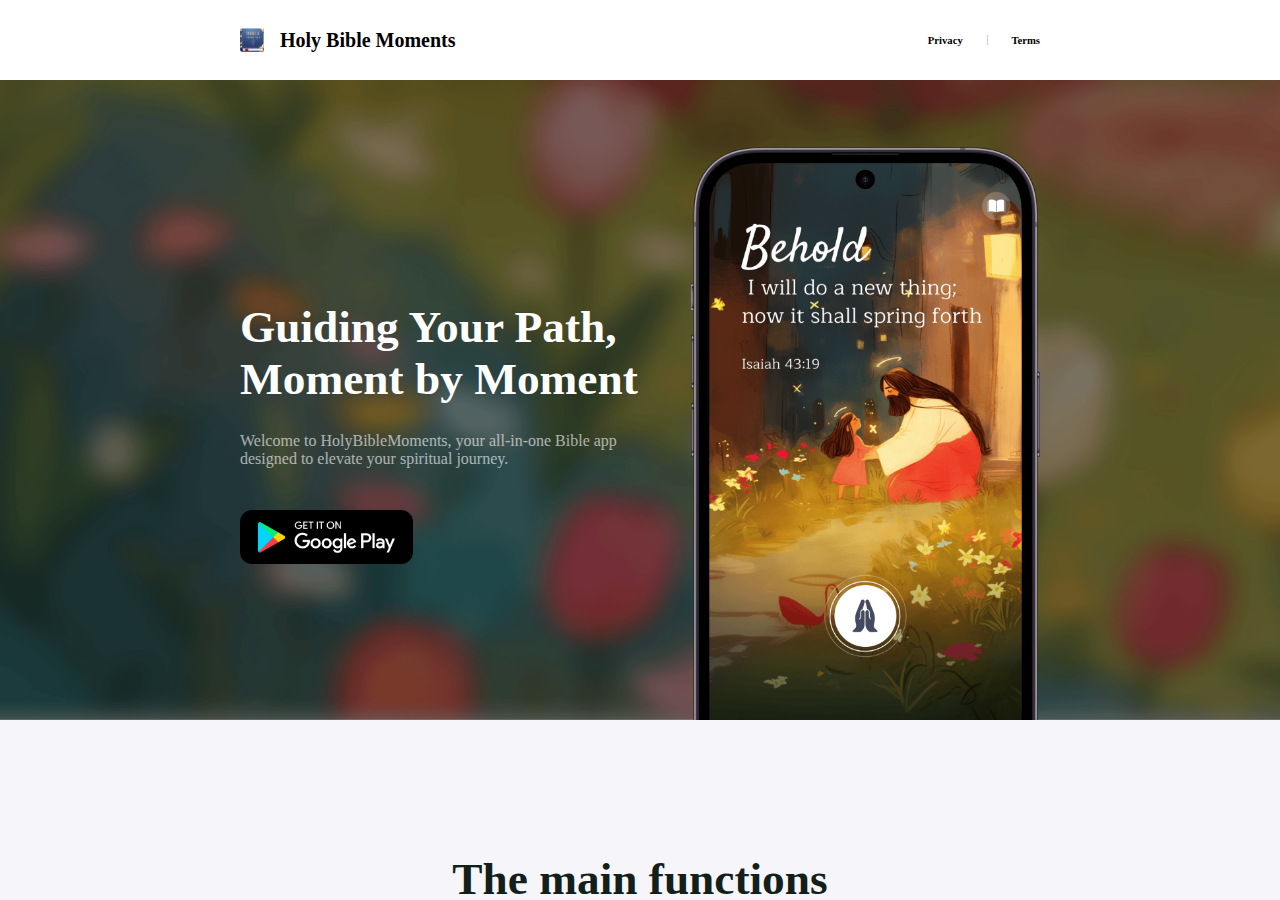
<file: index.html>
<!DOCTYPE html>
<html lang="en">
	<head>
		<meta charset="UTF-8" />
		<link href="[data-uri]" rel="icon" />
		<meta
			content="width=device-width, initial-scale=1.0, maximum-scale=1.0, user-scalable=0"
			name="viewport"
		/>
		<title>Holy Bible Moments</title>
		<script type="module" crossorigin src="./assets/index-81d3d865.js"></script>
		<link rel="stylesheet" href="./assets/index-2d04358b.css">
		<script type="module">import.meta.url;import("_").catch(()=>1);async function* g(){};window.__vite_is_modern_browser=true;</script>
		<script type="module">!function(){if(window.__vite_is_modern_browser)return;console.warn("vite: loading legacy chunks, syntax error above and the same error below should be ignored");var e=document.getElementById("vite-legacy-polyfill"),n=document.createElement("script");n.src=e.src,n.onload=function(){System.import(document.getElementById('vite-legacy-entry').getAttribute('data-src'))},document.body.appendChild(n)}();</script>
	</head>

	<body>
		<div id="app" class="norem_app"></div>
		
		<script nomodule>!function(){var e=document,t=e.createElement("script");if(!("noModule"in t)&&"onbeforeload"in t){var n=!1;e.addEventListener("beforeload",(function(e){if(e.target===t)n=!0;else if(!e.target.hasAttribute("nomodule")||!n)return;e.preventDefault()}),!0),t.type="module",t.src=".",e.head.appendChild(t),t.remove()}}();</script>
		<script nomodule crossorigin id="vite-legacy-polyfill" src="./assets/polyfills-legacy-042d03ea.js"></script>
		<script nomodule crossorigin id="vite-legacy-entry" data-src="./assets/index-legacy-2c188ab5.js">System.import(document.getElementById('vite-legacy-entry').getAttribute('data-src'))</script>
	</body>
</html>
</file>
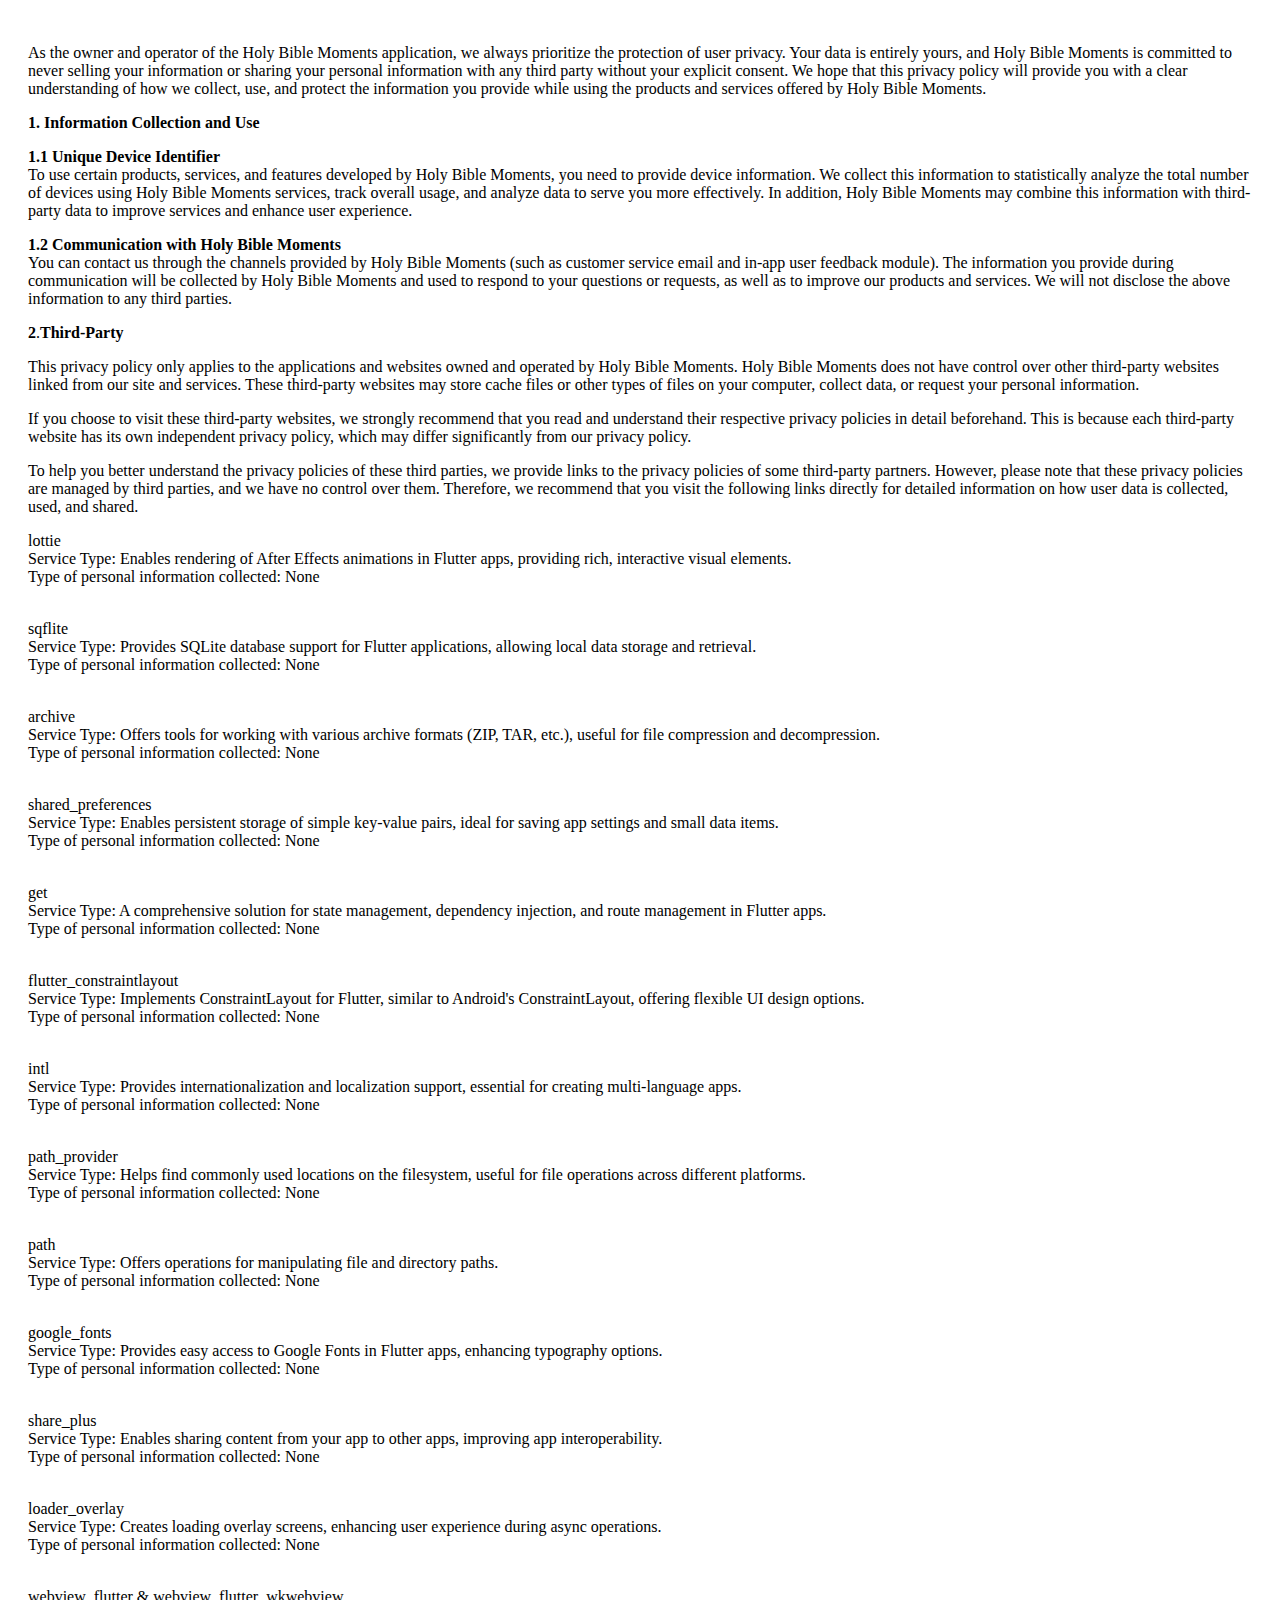
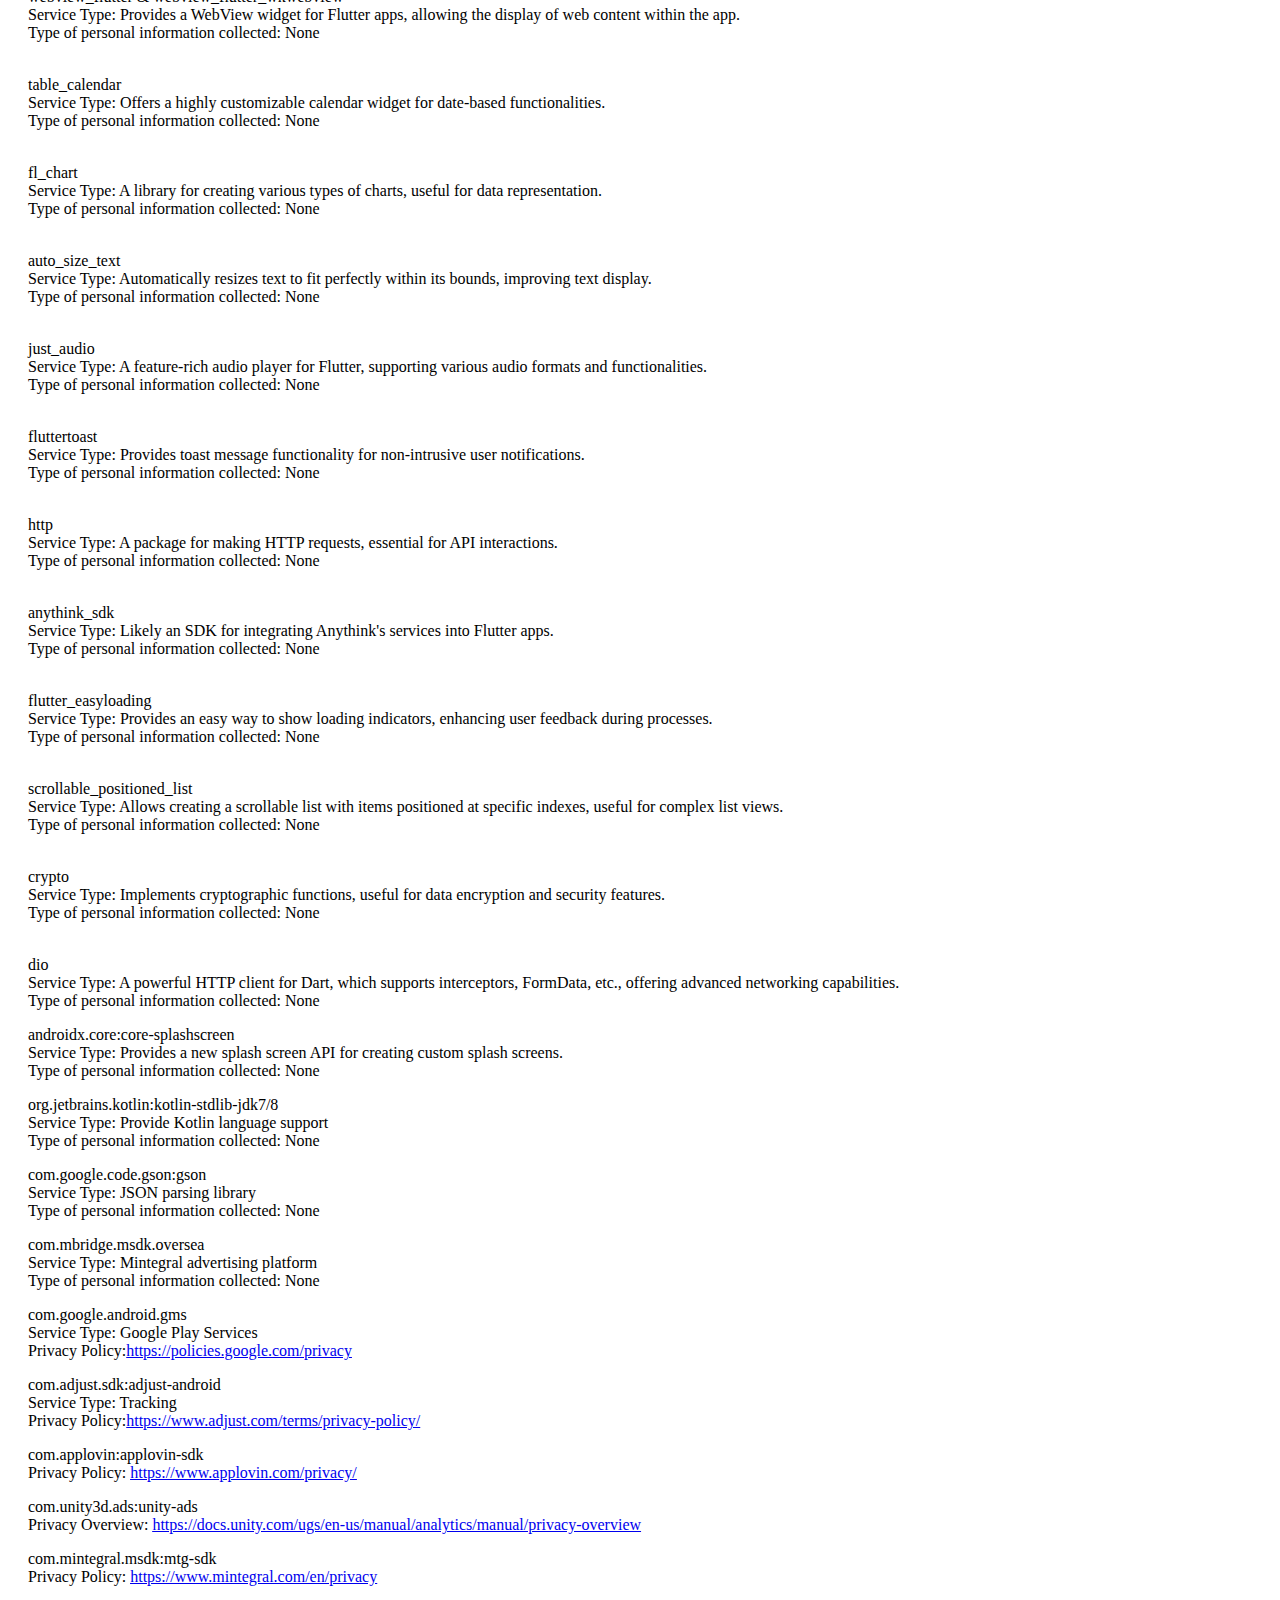
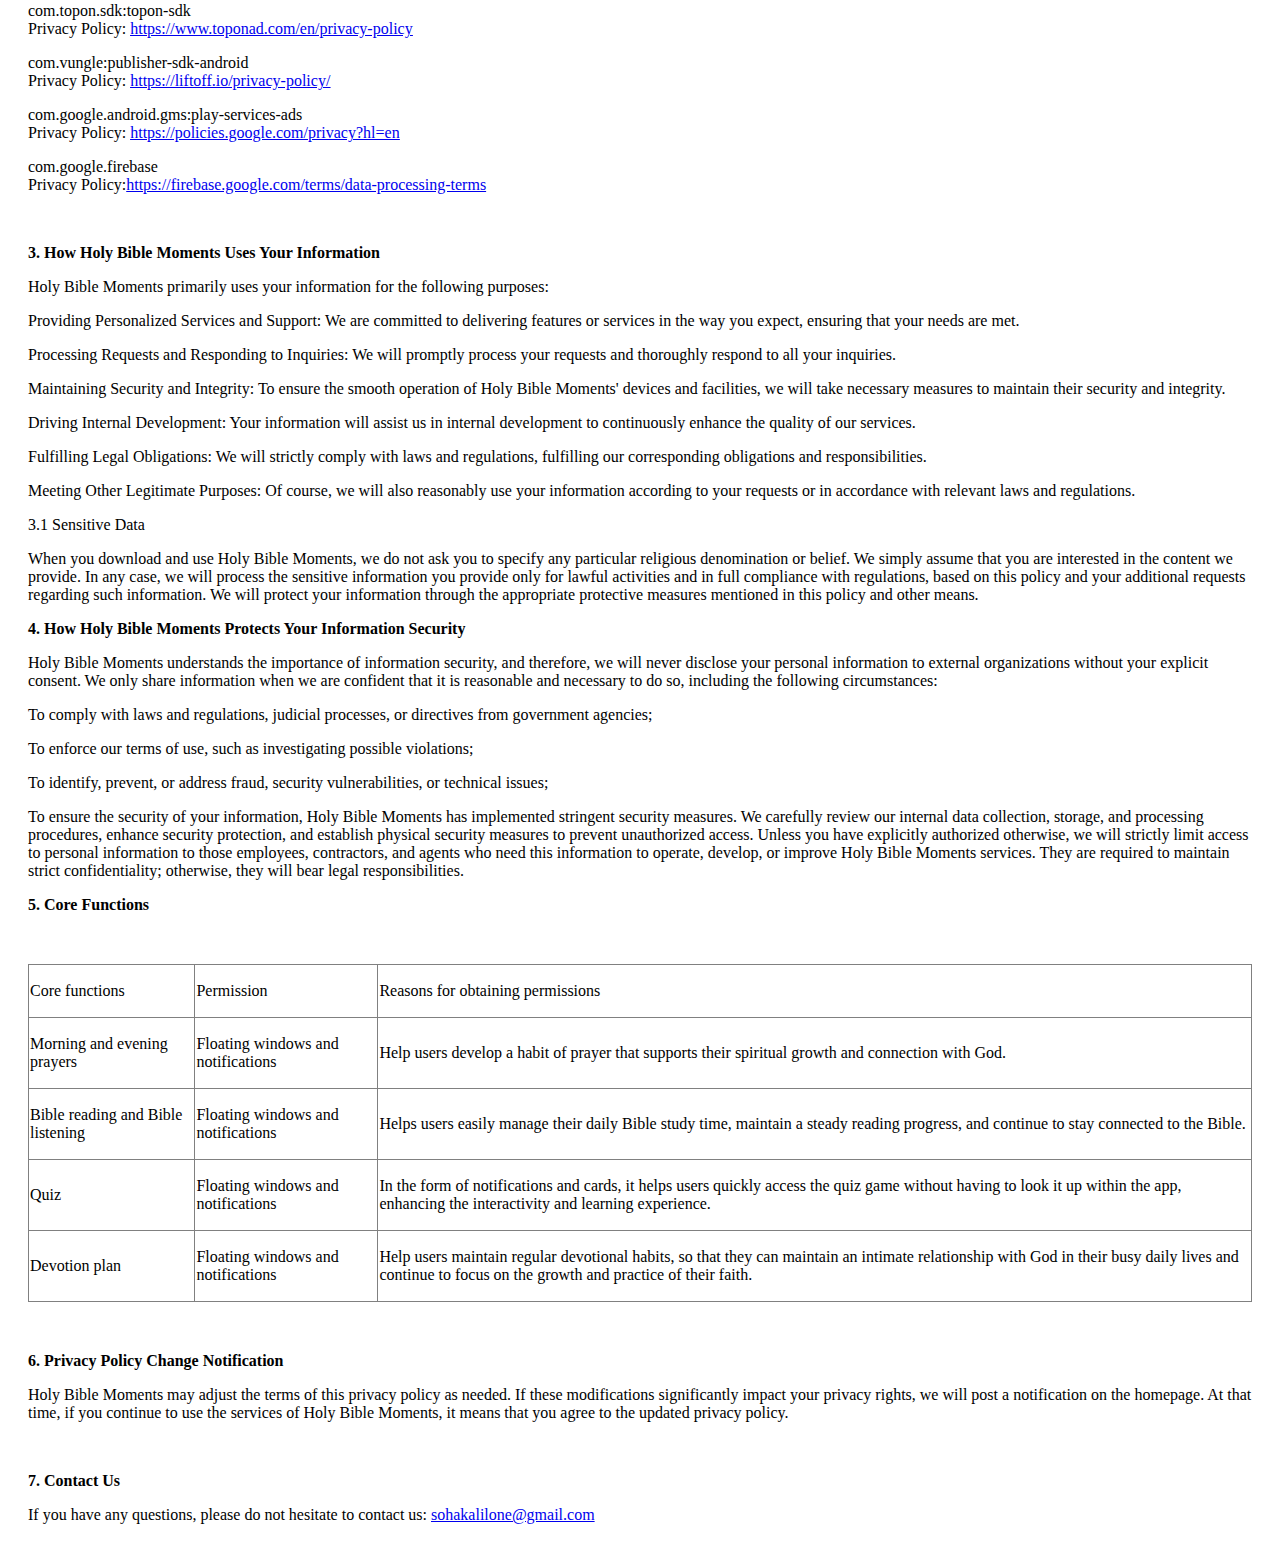
<file: privacy.html>
<!DOCTYPE html>
<html>
<head>
<meta charset="utf-8">
<title>privacy</title>
<style>
    body {
        padding: 20px;
    }
</style>
</head>
<body>

<div id="main-content" class="wiki-content">
<div id="main-content" class="wiki-content">
<p>As the owner and operator of the Holy Bible Moments application, we always prioritize the protection of user privacy. Your data is entirely yours, and Holy Bible Moments is committed to never selling your information or sharing your personal information with any third party without your explicit consent. We hope that this privacy policy will provide you with a clear understanding of how we collect, use, and protect the information you provide while using the products and services offered by Holy Bible Moments.</p>
<p><strong>1.&nbsp;Information Collection and Use</strong></p>
<p><strong>1.1 Unique Device Identifier</strong><br />To use certain products, services, and features developed by Holy Bible Moments, you need to provide device information. We collect this information to statistically analyze the total number of devices using Holy Bible Moments services, track overall usage, and analyze data to serve you more effectively. In addition, Holy Bible Moments may combine this information with third-party data to improve services and enhance user experience.</p>
<p><strong>1.2 Communication with Holy Bible Moments</strong><br />You can contact us through the channels provided by Holy Bible Moments (such as customer service email and in-app user feedback module). The information you provide during communication will be collected by Holy Bible Moments and used to respond to your questions or requests, as well as to improve our products and services. We will not disclose the above information to any third parties.</p>
<p><strong>2</strong>.<strong>Third-Party</strong></p>
<p>This privacy policy only applies to the applications and websites owned and operated by Holy Bible Moments. Holy Bible Moments does not have control over other third-party websites linked from our site and services. These third-party websites may store cache files or other types of files on your computer, collect data, or request your personal information.</p>
<p>If you choose to visit these third-party websites, we strongly recommend that you read and understand their respective privacy policies in detail beforehand. This is because each third-party website has its own independent privacy policy, which may differ significantly from our privacy policy.</p>
<p>To help you better understand the privacy policies of these third parties, we provide links to the privacy policies of some third-party partners. However, please note that these privacy policies are managed by third parties, and we have no control over them. Therefore, we recommend that you visit the following links directly for detailed information on how user data is collected, used, and shared.</p>
<p>lottie<br />Service Type: Enables rendering of After Effects animations in Flutter apps, providing rich, interactive visual elements.<br />Type of personal information collected: None</p>
<p><br />sqflite<br />Service Type: Provides SQLite database support for Flutter applications, allowing local data storage and retrieval.<br />Type of personal information collected: None</p>
<p><br />archive<br />Service Type: Offers tools for working with various archive formats (ZIP, TAR, etc.), useful for file compression and decompression.<br />Type of personal information collected: None</p>
<p><br />shared_preferences<br />Service Type: Enables persistent storage of simple key-value pairs, ideal for saving app settings and small data items.<br />Type of personal information collected: None</p>
<p><br />get<br />Service Type: A comprehensive solution for state management, dependency injection, and route management in Flutter apps.<br />Type of personal information collected: None</p>
<p><br />flutter_constraintlayout<br />Service Type: Implements ConstraintLayout for Flutter, similar to Android's ConstraintLayout, offering flexible UI design options.<br />Type of personal information collected: None</p>
<p><br />intl<br />Service Type: Provides internationalization and localization support, essential for creating multi-language apps.<br />Type of personal information collected: None</p>
<p><br />path_provider<br />Service Type: Helps find commonly used locations on the filesystem, useful for file operations across different platforms.<br />Type of personal information collected: None</p>
<p><br />path<br />Service Type: Offers operations for manipulating file and directory paths.<br />Type of personal information collected: None</p>
<p><br />google_fonts<br />Service Type: Provides easy access to Google Fonts in Flutter apps, enhancing typography options.<br />Type of personal information collected: None</p>
<p><br />share_plus<br />Service Type: Enables sharing content from your app to other apps, improving app interoperability.<br />Type of personal information collected: None</p>
<p><br />loader_overlay<br />Service Type: Creates loading overlay screens, enhancing user experience during async operations.<br />Type of personal information collected: None</p>
<p><br />webview_flutter &amp; webview_flutter_wkwebview<br />Service Type: Provides a WebView widget for Flutter apps, allowing the display of web content within the app.<br />Type of personal information collected: None</p>
<p><br />table_calendar<br />Service Type: Offers a highly customizable calendar widget for date-based functionalities.<br />Type of personal information collected: None</p>
<p><br />fl_chart<br />Service Type: A library for creating various types of charts, useful for data representation.<br />Type of personal information collected: None</p>
<p><br />auto_size_text<br />Service Type: Automatically resizes text to fit perfectly within its bounds, improving text display.<br />Type of personal information collected: None</p>
<p><br />just_audio<br />Service Type: A feature-rich audio player for Flutter, supporting various audio formats and functionalities.<br />Type of personal information collected: None</p>
<p><br />fluttertoast<br />Service Type: Provides toast message functionality for non-intrusive user notifications.<br />Type of personal information collected: None</p>
<p><br />http<br />Service Type: A package for making HTTP requests, essential for API interactions.<br />Type of personal information collected: None</p>
<p><br />anythink_sdk<br />Service Type: Likely an SDK for integrating Anythink's services into Flutter apps.<br />Type of personal information collected: None</p>
<p><br />flutter_easyloading<br />Service Type: Provides an easy way to show loading indicators, enhancing user feedback during processes.<br />Type of personal information collected: None</p>
<p><br />scrollable_positioned_list<br />Service Type: Allows creating a scrollable list with items positioned at specific indexes, useful for complex list views.<br />Type of personal information collected: None</p>
<p><br />crypto<br />Service Type: Implements cryptographic functions, useful for data encryption and security features.<br />Type of personal information collected: None</p>
<p><br />dio<br />Service Type: A powerful HTTP client for Dart, which supports interceptors, FormData, etc., offering advanced networking capabilities.<br />Type of personal information collected: None</p>
<p><span class="markdown-inline-code">androidx.core:core-splashscreen</span><br />Service Type:&nbsp;Provides a&nbsp;new splash&nbsp;screen API for&nbsp;creating custom splash screens.<br />Type of personal information collected: None</p>
<p>org.jetbrains.kotlin:kotlin-stdlib-jdk7/8<br />Service Type:&nbsp;Provide&nbsp;Kotlin language support<br />Type of personal information collected: None</p>
<p>com.google.code.gson:gson<br />Service Type: JSON parsing library&nbsp;<br />Type of personal information collected: None</p>
<p>com.mbridge.msdk.oversea<br />Service Type:&nbsp;Mintegral advertising platform<br />Type of personal information collected: None</p>
<p>com.google.android.gms &nbsp;<br />Service Type: Google Play Services<br />Privacy Policy:<a class="external-link" href="https://policies.google.com/privacy" rel="nofollow">https://policies.google.com/privacy</a></p>
<p>com.adjust.sdk:adjust-android<br />Service Type: Tracking<br />Privacy Policy:<a class="external-link" href="https://www.adjust.com/terms/privacy-policy/" rel="nofollow">https://www.adjust.com/terms/privacy-policy/</a></p>
<p>com.applovin:applovin-sdk<br />Privacy Policy:&nbsp;<a class="external-link" href="https://www.applovin.com/privacy/" rel="nofollow"><u>https://www.applovin.com/privacy/</u></a></p>
<p>com.unity3d.ads:unity-ads<br />Privacy Overview:&nbsp;<a class="external-link" href="https://docs.unity.com/ugs/en-us/manual/analytics/manual/privacy-overview" rel="nofollow"><u>https://docs.unity.com/ugs/en-us/manual/analytics/manual/privacy-overview</u></a></p>
<p>com.mintegral.msdk:mtg-sdk<br />Privacy Policy:&nbsp;<a class="external-link" href="https://www.mintegral.com/en/privacy" rel="nofollow"><u>https://www.mintegral.com/en/privacy</u></a></p>
<p>com.topon.sdk:topon-sdk<br />Privacy Policy:&nbsp;<a class="external-link" href="https://www.toponad.com/en/privacy-policy" rel="nofollow"><u>https://www.toponad.com/en/privacy-policy</u></a></p>
<p>com.vungle:publisher-sdk-android<br />Privacy Policy:&nbsp;<a class="external-link" href="https://liftoff.io/privacy-policy/" rel="nofollow"><u>https://liftoff.io/privacy-policy/</u></a></p>
<p>com.google.android.gms:play-services-ads<br />Privacy Policy:&nbsp;<a class="external-link" href="https://policies.google.com/privacy?hl=en" rel="nofollow"><u>https://policies.google.com/privacy?hl=en</u></a></p>
<p>com.google.firebase&nbsp;<br />Privacy Policy:<a class="external-link" href="https://firebase.google.com/terms/data-processing-terms" rel="nofollow">https://firebase.google.com/terms/data-processing-terms</a></p>
<p>&nbsp;</p>
<p><strong>3. How Holy Bible Moments Uses Your Information</strong></p>
<p>Holy Bible Moments primarily uses your information for the following purposes:</p>
<p>Providing Personalized Services and Support: We are committed to delivering features or services in the way you expect, ensuring that your needs are met.</p>
<p>Processing Requests and Responding to Inquiries: We will promptly process your requests and thoroughly respond to all your inquiries.</p>
<p>Maintaining Security and Integrity: To ensure the smooth operation of Holy Bible Moments' devices and facilities, we will take necessary measures to maintain their security and integrity.</p>
<p>Driving Internal Development: Your information will assist us in internal development to continuously enhance the quality of our services.</p>
<p>Fulfilling Legal Obligations: We will strictly comply with laws and regulations, fulfilling our corresponding obligations and responsibilities.</p>
<p>Meeting Other Legitimate Purposes: Of course, we will also reasonably use your information according to your requests or in accordance with relevant laws and regulations.</p>
<p>3.1 Sensitive Data</p>
<p>When you download and use Holy Bible Moments, we do not ask you to specify any particular religious denomination or belief. We simply assume that you are interested in the content we provide. In any case, we will process the sensitive information you provide only for lawful activities and in full compliance with regulations, based on this policy and your additional requests regarding such information. We will protect your information through the appropriate protective measures mentioned in this policy and other means.</p>
<p><strong>4. How Holy Bible Moments Protects Your Information Security</strong></p>
<p>Holy Bible Moments understands the importance of information security, and therefore, we will never disclose your personal information to external organizations without your explicit consent. We only share information when we are confident that it is reasonable and necessary to do so, including the following circumstances:</p>
<p>To comply with laws and regulations, judicial processes, or directives from government agencies;</p>
<p>To enforce our terms of use, such as investigating possible violations;</p>
<p>To identify, prevent, or address fraud, security vulnerabilities, or technical issues;</p>
<p>To ensure the security of your information, Holy Bible Moments has implemented stringent security measures. We carefully review our internal data collection, storage, and processing procedures, enhance security protection, and establish physical security measures to prevent unauthorized access. Unless you have explicitly authorized otherwise, we will strictly limit access to personal information to those employees, contractors, and agents who need this information to operate, develop, or improve Holy Bible Moments services. They are required to maintain strict confidentiality; otherwise, they will bear legal responsibilities.</p>
<p><strong>5. Core Functions</strong></p>
<p>&nbsp;</p>
<div class="table-wrap">
<table class="confluenceTable" style="border-collapse: collapse;" border="1"><colgroup><col /><col /><col /></colgroup>
<tbody>
<tr>
<td class="confluenceTd">
<p>Core functions</p>
</td>
<td class="confluenceTd">
<p>Permission</p>
</td>
<td class="confluenceTd">
<p>Reasons for obtaining permissions</p>
</td>
</tr>
<tr>
<td class="confluenceTd">
<p>Morning and evening prayers</p>
</td>
<td class="confluenceTd">
<p>Floating windows and notifications</p>
</td>
<td class="confluenceTd">
<p>Help users develop a habit of prayer that supports their spiritual growth and connection with God.</p>
</td>
</tr>
<tr>
<td class="confluenceTd">
<p>Bible reading and Bible listening</p>
</td>
<td class="confluenceTd">
<p>Floating windows and notifications</p>
</td>
<td class="confluenceTd">
<p>Helps users easily manage their daily Bible study time, maintain a steady reading progress, and continue to stay connected to the Bible.</p>
</td>
</tr>
<tr>
<td class="confluenceTd">
<p>Quiz</p>
</td>
<td class="confluenceTd">
<p>Floating windows and notifications</p>
</td>
<td class="confluenceTd">
<p>In the form of notifications and cards, it helps users quickly access the quiz game without having to look it up within the app, enhancing the interactivity and learning experience.</p>
</td>
</tr>
<tr>
<td class="confluenceTd">
<p>Devotion plan</p>
</td>
<td class="confluenceTd">
<p>Floating windows and notifications</p>
</td>
<td class="confluenceTd">
<p>Help users maintain regular devotional habits, so that they can maintain an intimate relationship with God in their busy daily lives and continue to focus on the growth and practice of their faith.</p>
</td>
</tr>
</tbody>
</table>
</div>
<p>&nbsp;</p>
<p><strong>6. Privacy Policy Change Notification</strong></p>
<p>Holy Bible Moments may adjust the terms of this privacy policy as needed. If these modifications significantly impact your privacy rights, we will post a notification on the homepage. At that time, if you continue to use the services of Holy Bible Moments, it means that you agree to the updated privacy policy.</p>
<p>&nbsp;</p>
<p><strong>7. Contact Us</strong></p>
<p>If you have any questions, please do not hesitate to contact us:&nbsp;<a class="external-link" href="mailto:sohakalilone@gmail.com" rel="nofollow">sohakalilone@gmail.com</a></p>
</div>
<div id="likes-and-labels-container">
<div id="likes-section" class="no-print"></div>
</div>
</div>
<div id="likes-and-labels-container">
<div id="likes-section" class="no-print"></div>
</div>

</body>
</html>
</file>
<file: assets/index-2d04358b.css>
html,body,div,span,applet,object,iframe,h1,h2,h3,h4,h5,h6,p,blockquote,pre,a,abbr,acronym,address,big,cite,code,del,dfn,em,img,ins,kbd,q,s,samp,small,strike,strong,sub,sup,tt,var,b,u,i,center,dl,dt,dd,ol,ul,li,fieldset,form,label,legend,table,caption,tbody,tfoot,thead,tr,th,td,article,aside,canvas,details,embed,figure,figcaption,footer,header,hgroup,menu,nav,output,ruby,section,summary,time,mark,audio,video{margin:0;padding:0;border:0;font-size:100%;font:inherit;vertical-align:baseline}article,aside,details,figcaption,figure,footer,header,hgroup,menu,nav,section{display:block}ol,ul{list-style:none}blockquote,q{quotes:none}blockquote:before,blockquote:after,q:before,q:after{content:"";content:none}table{border-collapse:collapse;border-spacing:0}a{text-decoration:none!important;color:inherit;cursor:pointer}a:link,a:visited,a:hover,a:active{text-decoration:none}a:focus{text-decoration:none}@media screen and (max-width: 768px){#app{overflow:hidden;box-sizing:border-box}@supports (padding-bottom: constant(safe-area-inset-bottom)) or (padding-bottom: env(safe-area-inset-bottom)){#app{padding-top:constant(safe-area-inset-top);padding-top:env(safe-area-inset-top);padding-bottom:constant(safe-area-inset-bottom);padding-bottom:env(safe-area-inset-bottom)}}}
</file>
